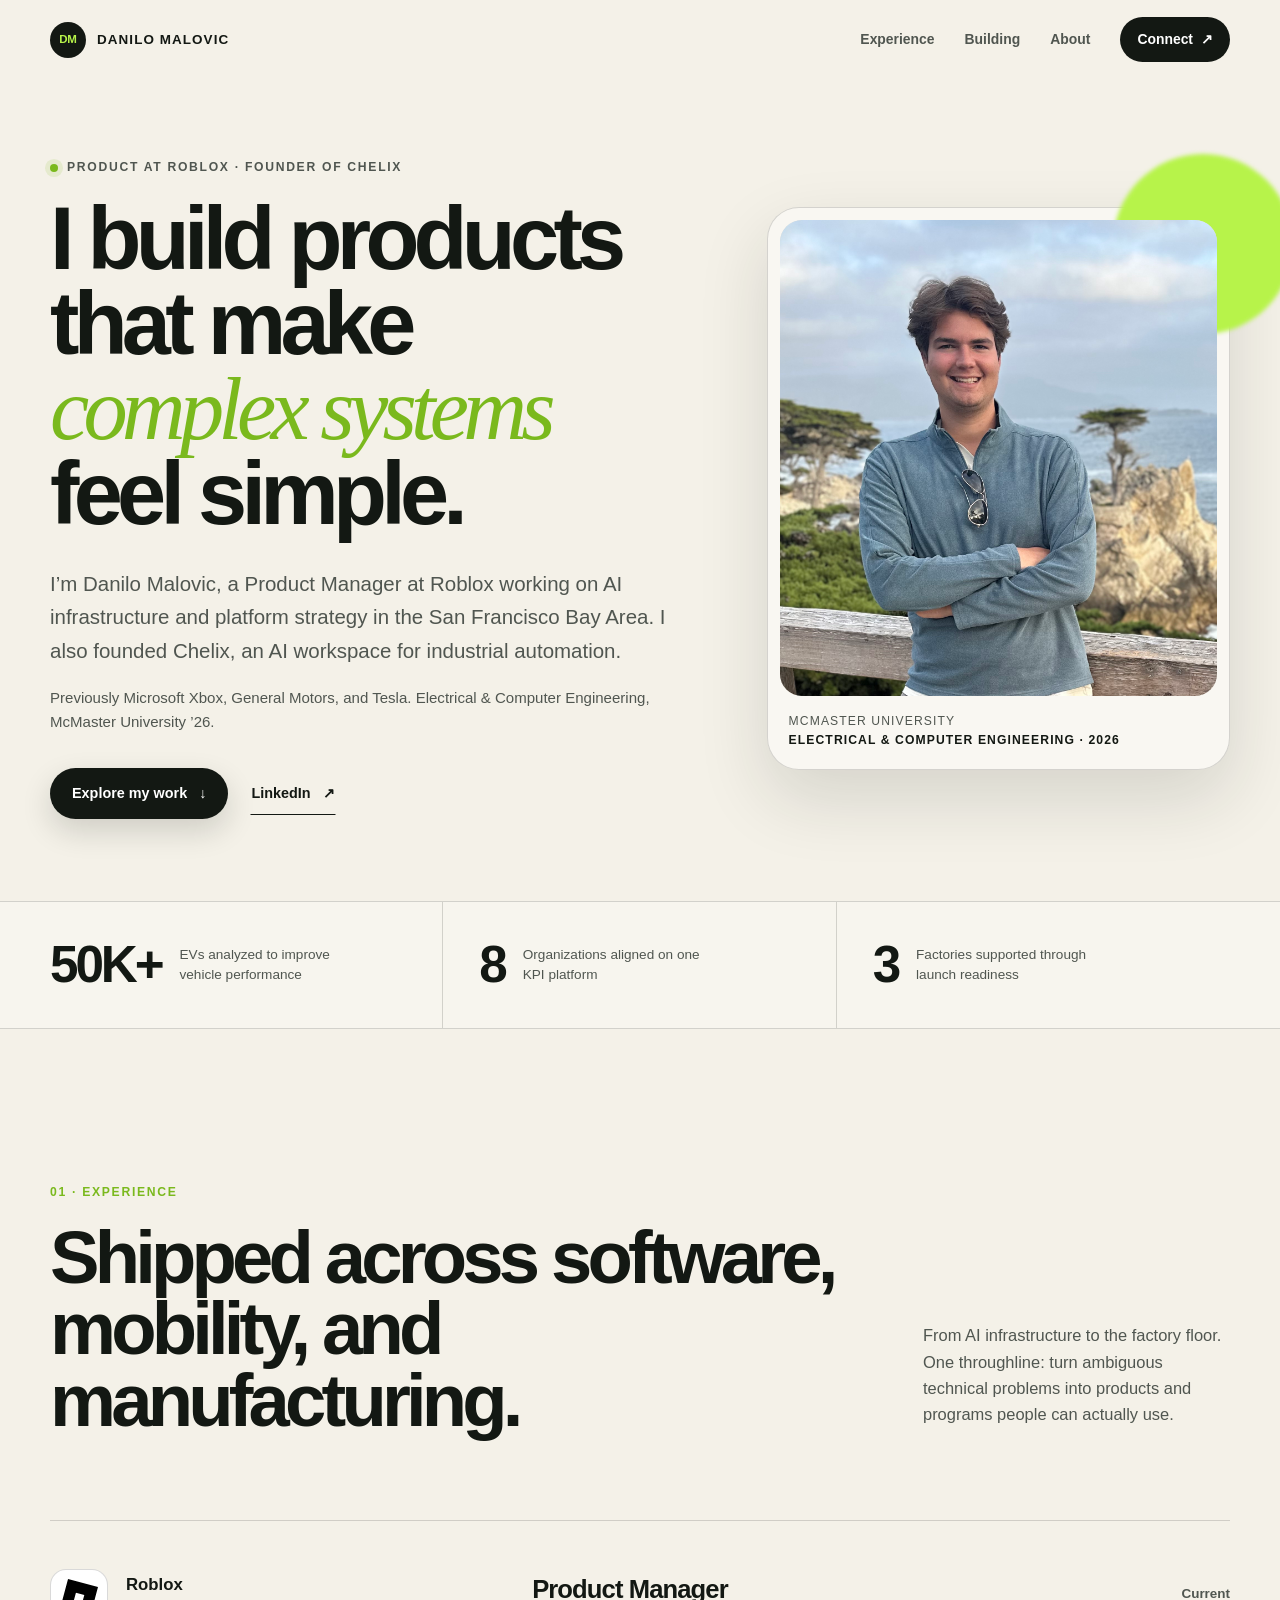
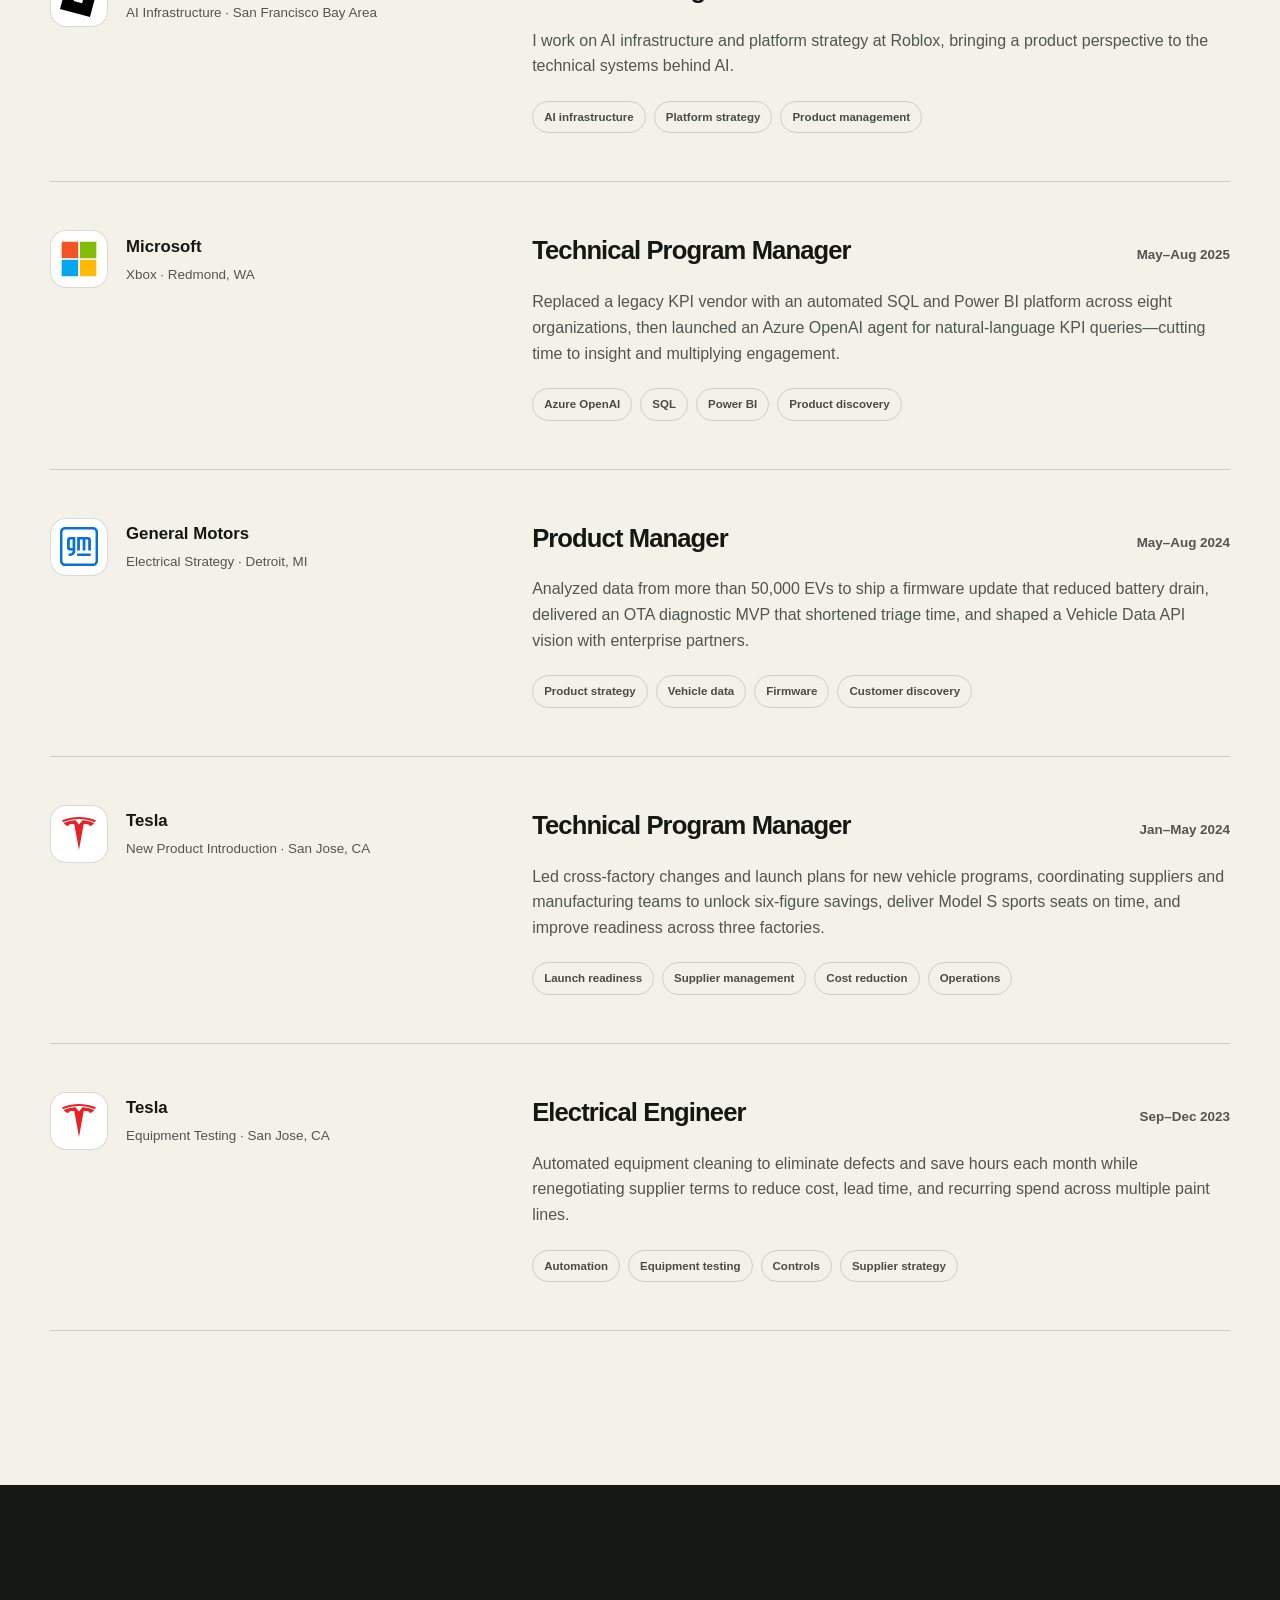
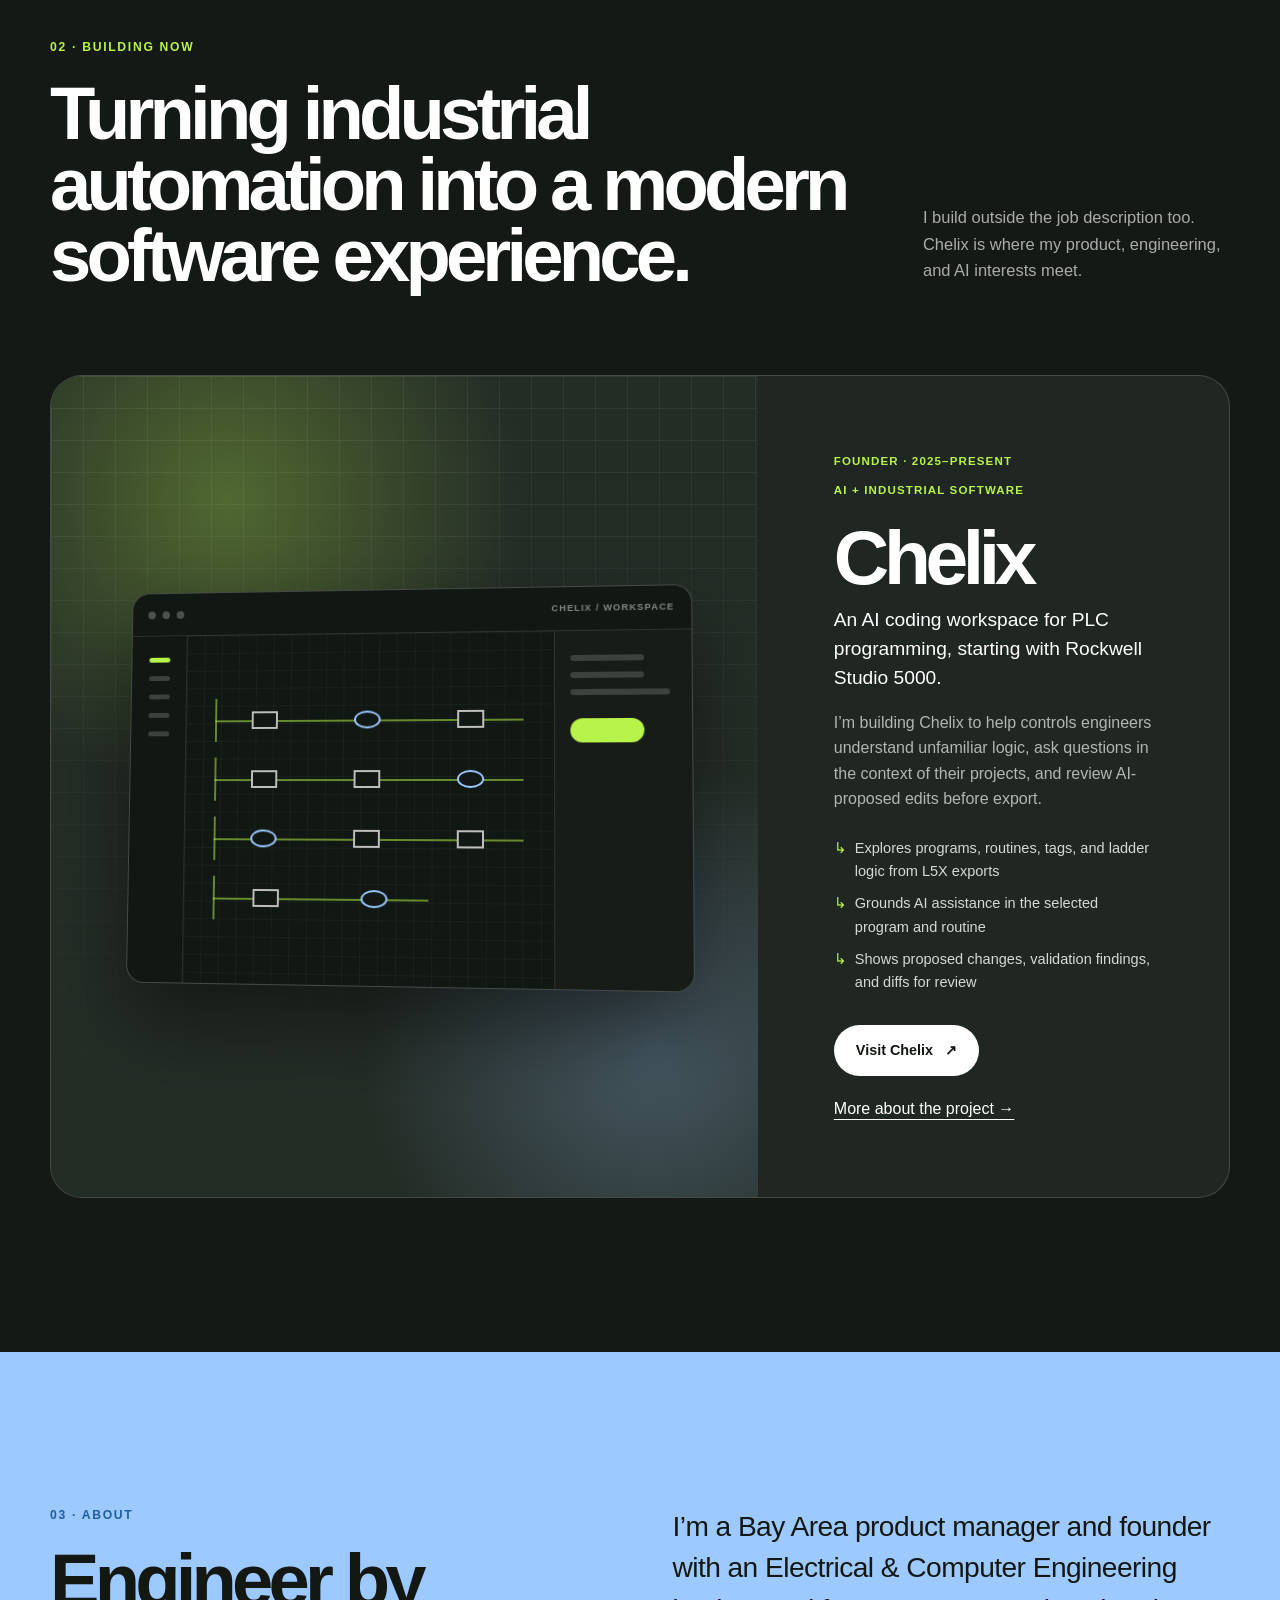
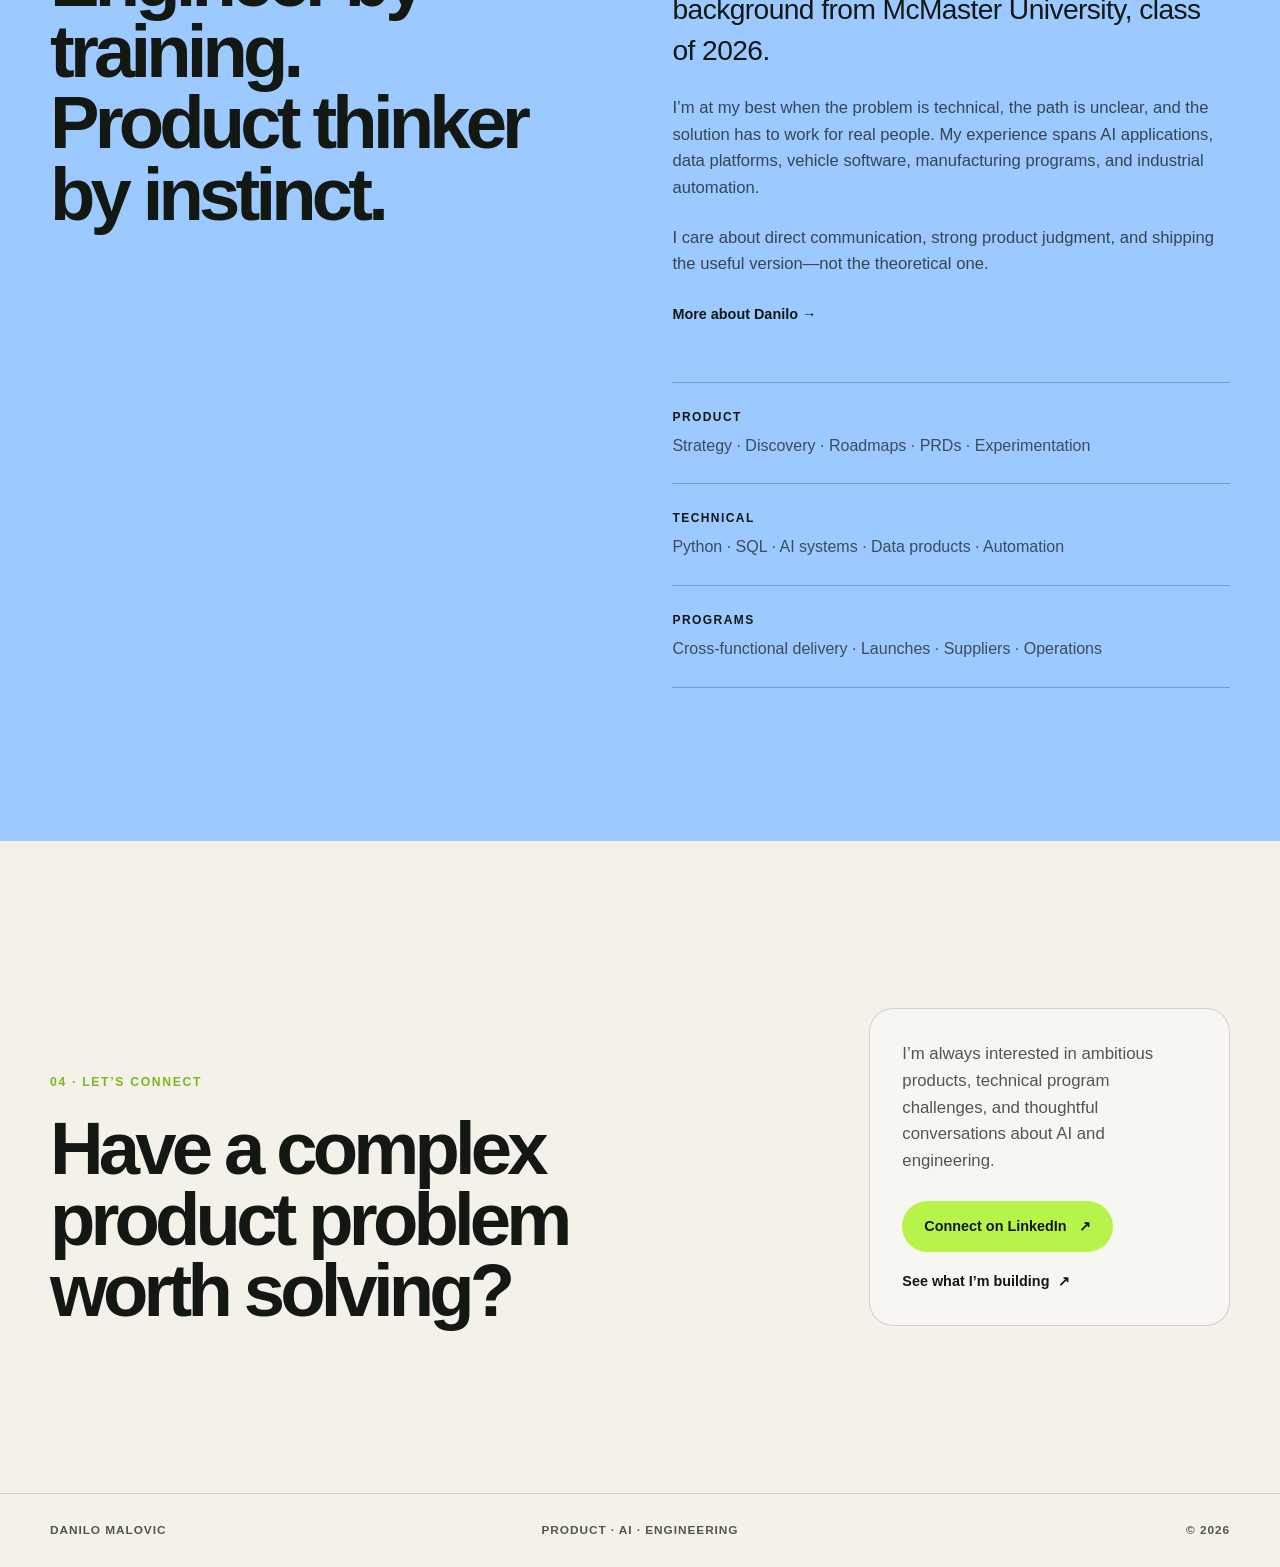
<file: index.html>
<!doctype html>
<html lang="en">
<head>
  <meta charset="utf-8">
  <meta name="viewport" content="width=device-width, initial-scale=1">
  <meta name="description" content="Danilo Malovic is a Product Manager at Roblox focused on AI infrastructure and platform strategy, and the founder of Chelix, an AI workspace for PLC engineering.">
  <meta name="theme-color" content="#f4f1e8">
  <meta property="og:title" content="Danilo Malovic — Roblox Product Manager &amp; Chelix Founder">
  <meta property="og:description" content="Danilo Malovic is a Product Manager at Roblox focused on AI infrastructure and platform strategy, and the founder of Chelix, an AI workspace for PLC engineering.">
  <meta property="og:type" content="website">
  <meta property="og:url" content="https://malovic.ca/">
  <meta property="og:image" content="https://malovic.ca/profile.jpg">
  <title>Danilo Malovic — Roblox Product Manager &amp; Chelix Founder</title>
  <link rel="icon" href="data:image/svg+xml,<svg xmlns=%22http://www.w3.org/2000/svg%22 viewBox=%220 0 64 64%22><rect width=%2264%22 height=%2264%22 rx=%2214%22 fill=%22%23131813%22/><path d=%22M17 16h14c12 0 19 6 19 16s-7 16-19 16H17V16Zm13 24c7 0 11-2 11-8s-4-8-11-8h-4v16h4Z%22 fill=%22%23b7f34a%22/></svg>">
  <link rel="stylesheet" href="style.css">
  <link rel="canonical" href="https://malovic.ca/">
  <meta name="twitter:card" content="summary_large_image">
  <meta property="og:image:alt" content="Danilo Malovic at Pebble Beach, California">
  <script type="application/ld+json">{"@context": "https://schema.org", "@graph": [{"@type": "Person", "@id": "https://malovic.ca/#danilo", "name": "Danilo Malovic", "url": "https://malovic.ca/", "image": "https://malovic.ca/profile.jpg", "jobTitle": "Product Manager", "description": "Danilo Malovic is a Product Manager at Roblox focused on AI infrastructure and platform strategy, and the founder of Chelix, an AI workspace for PLC engineering.", "worksFor": {"@type": "Organization", "name": "Roblox", "url": "https://www.roblox.com/"}, "alumniOf": {"@type": "CollegeOrUniversity", "name": "McMaster University"}, "sameAs": ["https://www.linkedin.com/in/danmalovic/", "https://github.com/danilomalovic"], "knowsAbout": ["AI infrastructure", "Product management", "Platform strategy", "Technical program management", "Electrical and computer engineering", "Industrial automation"]}, {"@type": "WebPage", "@id": "https://malovic.ca/#webpage", "url": "https://malovic.ca/", "name": "Danilo Malovic — Roblox Product Manager & Chelix Founder", "about": {"@id": "https://malovic.ca/#danilo"}}]}</script>
</head>
<body>
  <a class="skip-link" href="#main">Skip to content</a>

  <header class="site-header" data-header>
    <div class="nav-shell">
      <a class="brand" href="#home" aria-label="Danilo Malovic, back to top">
        <span class="brand-mark" aria-hidden="true">DM</span>
        <span>Danilo Malovic</span>
      </a>

      <button class="menu-toggle" type="button" aria-expanded="false" aria-controls="site-nav" data-menu-toggle>
        <span class="menu-toggle-label">Menu</span>
        <span class="menu-toggle-icon" aria-hidden="true"></span>
      </button>

      <nav class="site-nav" id="site-nav" aria-label="Primary navigation" data-menu>
        <a href="#work">Experience</a>
        <a href="#build">Building</a>
        <a href="/about/">About</a>
        <a class="nav-cta" href="#contact">Connect <span aria-hidden="true">↗</span></a>
      </nav>
    </div>
  </header>

  <main id="main">
    <section class="hero" id="home" aria-labelledby="hero-title">
      <div class="hero-grid shell">
        <div class="hero-copy" data-reveal>
          <p class="eyebrow"><span class="status-dot" aria-hidden="true"></span> Product at Roblox · Founder of Chelix</p>
          <h1 id="hero-title">I build products that make <em>complex systems</em> feel simple.</h1>
          <p class="hero-intro">I’m Danilo Malovic, a Product Manager at Roblox working on AI infrastructure and platform strategy in the San Francisco Bay Area. I also founded Chelix, an AI workspace for industrial automation.</p>
          <p class="hero-background">Previously Microsoft Xbox, General Motors, and Tesla. Electrical &amp; Computer Engineering, McMaster University ’26.</p>
          <div class="hero-actions">
            <a class="button button-dark" href="#work">Explore my work <span aria-hidden="true">↓</span></a>
            <a class="button button-text" href="https://www.linkedin.com/in/danmalovic/" target="_blank" rel="noopener noreferrer">LinkedIn <span aria-hidden="true">↗</span></a>
          </div>
        </div>

        <figure class="portrait-card" data-reveal>
          <div class="portrait-frame">
            <img src="profile.jpg" alt="Danilo Malovic at Pebble Beach, California" width="1969" height="1750">
          </div>
          <figcaption>
            <span>McMaster University</span>
            <strong>Electrical &amp; Computer Engineering · 2026</strong>
          </figcaption>
        </figure>
      </div>

      <div class="proof-strip" aria-label="Selected impact">
        <div class="proof-grid shell">
          <div class="proof-item" data-reveal>
            <strong>50K+</strong>
            <span>EVs analyzed to improve vehicle performance</span>
          </div>
          <div class="proof-item" data-reveal>
            <strong>8</strong>
            <span>Organizations aligned on one KPI platform</span>
          </div>
          <div class="proof-item" data-reveal>
            <strong>3</strong>
            <span>Factories supported through launch readiness</span>
          </div>
        </div>
      </div>
    </section>

    <section class="section section-work" id="work" aria-labelledby="work-title">
      <div class="shell">
        <div class="section-heading" data-reveal>
          <div>
            <p class="kicker">01 · Experience</p>
            <h2 id="work-title">Shipped across software, mobility, and manufacturing.</h2>
          </div>
          <p>From AI infrastructure to the factory floor. One throughline: turn ambiguous technical problems into products and programs people can actually use.</p>
        </div>

        <div class="experience-list">
          <article class="experience-row" data-reveal>
            <div class="company-lockup">
              <div class="logo-tile"><img src="roblox.svg" alt="" aria-hidden="true" width="40" height="40"></div>
              <div><h3>Roblox</h3><p>AI Infrastructure · San Francisco Bay Area</p></div>
            </div>
            <div class="role-copy">
              <div class="role-line"><h4>Product Manager</h4><span class="current-role">Current</span></div>
              <p>I work on AI infrastructure and platform strategy at Roblox, bringing a product perspective to the technical systems behind AI.</p>
              <ul class="tag-list" aria-label="Roblox focus areas"><li>AI infrastructure</li><li>Platform strategy</li><li>Product management</li></ul>
            </div>
          </article>

          <article class="experience-row" data-reveal>
            <div class="company-lockup">
              <div class="logo-tile"><img src="microsoft.svg" alt="" aria-hidden="true"></div>
              <div>
                <h3>Microsoft</h3>
                <p>Xbox · Redmond, WA</p>
              </div>
            </div>
            <div class="role-copy">
              <div class="role-line">
                <h4>Technical Program Manager</h4>
                <time datetime="2025-05">May–Aug 2025</time>
              </div>
              <p>Replaced a legacy KPI vendor with an automated SQL and Power BI platform across eight organizations, then launched an Azure OpenAI agent for natural-language KPI queries—cutting time to insight and multiplying engagement.</p>
              <ul class="tag-list" aria-label="Microsoft focus areas">
                <li>Azure OpenAI</li><li>SQL</li><li>Power BI</li><li>Product discovery</li>
              </ul>
            </div>
          </article>

          <article class="experience-row" data-reveal>
            <div class="company-lockup">
              <div class="logo-tile"><img src="gm.svg" alt="" aria-hidden="true"></div>
              <div>
                <h3>General Motors</h3>
                <p>Electrical Strategy · Detroit, MI</p>
              </div>
            </div>
            <div class="role-copy">
              <div class="role-line">
                <h4>Product Manager</h4>
                <time datetime="2024-05">May–Aug 2024</time>
              </div>
              <p>Analyzed data from more than 50,000 EVs to ship a firmware update that reduced battery drain, delivered an OTA diagnostic MVP that shortened triage time, and shaped a Vehicle Data API vision with enterprise partners.</p>
              <ul class="tag-list" aria-label="General Motors focus areas">
                <li>Product strategy</li><li>Vehicle data</li><li>Firmware</li><li>Customer discovery</li>
              </ul>
            </div>
          </article>

          <article class="experience-row" data-reveal>
            <div class="company-lockup">
              <div class="logo-tile"><img class="tesla-mark" src="tesla.svg" alt="" aria-hidden="true"></div>
              <div>
                <h3>Tesla</h3>
                <p>New Product Introduction · San Jose, CA</p>
              </div>
            </div>
            <div class="role-copy">
              <div class="role-line">
                <h4>Technical Program Manager</h4>
                <time datetime="2024-01">Jan–May 2024</time>
              </div>
              <p>Led cross-factory changes and launch plans for new vehicle programs, coordinating suppliers and manufacturing teams to unlock six-figure savings, deliver Model S sports seats on time, and improve readiness across three factories.</p>
              <ul class="tag-list" aria-label="Tesla program focus areas">
                <li>Launch readiness</li><li>Supplier management</li><li>Cost reduction</li><li>Operations</li>
              </ul>
            </div>
          </article>

          <article class="experience-row" data-reveal>
            <div class="company-lockup">
              <div class="logo-tile"><img class="tesla-mark" src="tesla.svg" alt="" aria-hidden="true"></div>
              <div>
                <h3>Tesla</h3>
                <p>Equipment Testing · San Jose, CA</p>
              </div>
            </div>
            <div class="role-copy">
              <div class="role-line">
                <h4>Electrical Engineer</h4>
                <time datetime="2023-09">Sep–Dec 2023</time>
              </div>
              <p>Automated equipment cleaning to eliminate defects and save hours each month while renegotiating supplier terms to reduce cost, lead time, and recurring spend across multiple paint lines.</p>
              <ul class="tag-list" aria-label="Tesla engineering focus areas">
                <li>Automation</li><li>Equipment testing</li><li>Controls</li><li>Supplier strategy</li>
              </ul>
            </div>
          </article>
        </div>
      </div>
    </section>

    <section class="section section-build" id="build" aria-labelledby="build-title">
      <div class="shell">
        <div class="section-heading build-heading" data-reveal>
          <div>
            <p class="kicker">02 · Building now</p>
            <h2 id="build-title">Turning industrial automation into a modern software experience.</h2>
          </div>
          <p>I build outside the job description too. Chelix is where my product, engineering, and AI interests meet.</p>
        </div>

        <article class="project-feature" data-reveal>
          <div class="project-visual" aria-hidden="true">
            <div class="workspace-window">
              <div class="window-bar"><span></span><span></span><span></span><strong>CHELIX / WORKSPACE</strong></div>
              <div class="workspace-grid">
                <div class="workspace-sidebar">
                  <span class="active"></span><span></span><span></span><span></span><span></span>
                </div>
                <div class="ladder-canvas">
                  <div class="ladder-line"><i></i><b></b><i></i></div>
                  <div class="ladder-line"><i></i><i></i><b></b></div>
                  <div class="ladder-line"><b></b><i></i><i></i></div>
                  <div class="ladder-line short"><i></i><b></b></div>
                </div>
                <div class="assistant-panel">
                  <span></span><span></span><span class="wide"></span><div class="assistant-action"></div>
                </div>
              </div>
            </div>
          </div>

          <div class="project-copy">
            <div class="project-label"><span>Founder · 2025–Present</span><span>AI + Industrial software</span></div>
            <h3>Chelix</h3>
            <p class="project-lede">An AI coding workspace for PLC programming, starting with Rockwell Studio 5000.</p>
            <p>I’m building Chelix to help controls engineers understand unfamiliar logic, ask questions in the context of their projects, and review AI-proposed edits before export.</p>
            <ul class="project-points">
              <li>Explores programs, routines, tags, and ladder logic from L5X exports</li>
              <li>Grounds AI assistance in the selected program and routine</li>
              <li>Shows proposed changes, validation findings, and diffs for review</li>
            </ul>
            <a class="button button-light" href="https://chelix.ai" target="_blank" rel="noopener noreferrer">Visit Chelix <span aria-hidden="true">↗</span></a>
            <a class="project-detail-link" href="/projects/chelix/">More about the project →</a>
          </div>
        </article>
      </div>
    </section>

    <section class="section section-about" id="about" aria-labelledby="about-title">
      <div class="shell about-grid">
        <div class="about-statement" data-reveal>
          <p class="kicker">03 · About</p>
          <h2 id="about-title">Engineer by training. Product thinker by instinct.</h2>
        </div>

        <div class="about-copy" data-reveal>
          <p class="about-lede">I’m a Bay Area product manager and founder with an Electrical &amp; Computer Engineering background from McMaster University, class of 2026.</p>
          <p>I’m at my best when the problem is technical, the path is unclear, and the solution has to work for real people. My experience spans AI applications, data platforms, vehicle software, manufacturing programs, and industrial automation.</p>
          <p>I care about direct communication, strong product judgment, and shipping the useful version—not the theoretical one.</p>

          <p><a class="text-link" href="/about/">More about Danilo →</a></p>
          <div class="capability-groups">
            <div>
              <h3>Product</h3>
              <p>Strategy · Discovery · Roadmaps · PRDs · Experimentation</p>
            </div>
            <div>
              <h3>Technical</h3>
              <p>Python · SQL · AI systems · Data products · Automation</p>
            </div>
            <div>
              <h3>Programs</h3>
              <p>Cross-functional delivery · Launches · Suppliers · Operations</p>
            </div>
          </div>
        </div>
      </div>
    </section>

    <section class="contact-section" id="contact" aria-labelledby="contact-title">
      <div class="shell contact-grid">
        <div data-reveal>
          <p class="kicker">04 · Let’s connect</p>
          <h2 id="contact-title">Have a complex product problem worth solving?</h2>
        </div>
        <div class="contact-card" data-reveal>
          <p>I’m always interested in ambitious products, technical program challenges, and thoughtful conversations about AI and engineering.</p>
          <div class="contact-links">
            <a class="button button-accent" href="https://www.linkedin.com/in/danmalovic/" target="_blank" rel="noopener noreferrer">Connect on LinkedIn <span aria-hidden="true">↗</span></a>
            <a class="text-link" href="https://chelix.ai" target="_blank" rel="noopener noreferrer">See what I’m building <span aria-hidden="true">↗</span></a>
          </div>
        </div>
      </div>
    </section>
  </main>

  <footer class="site-footer">
    <div class="shell footer-grid">
      <p>Danilo Malovic</p>
      <p>Product · AI · Engineering</p>
      <p>© <span data-year>2026</span></p>
    </div>
  </footer>

  <script src="script.js"></script>
</body>
</html>
</file>
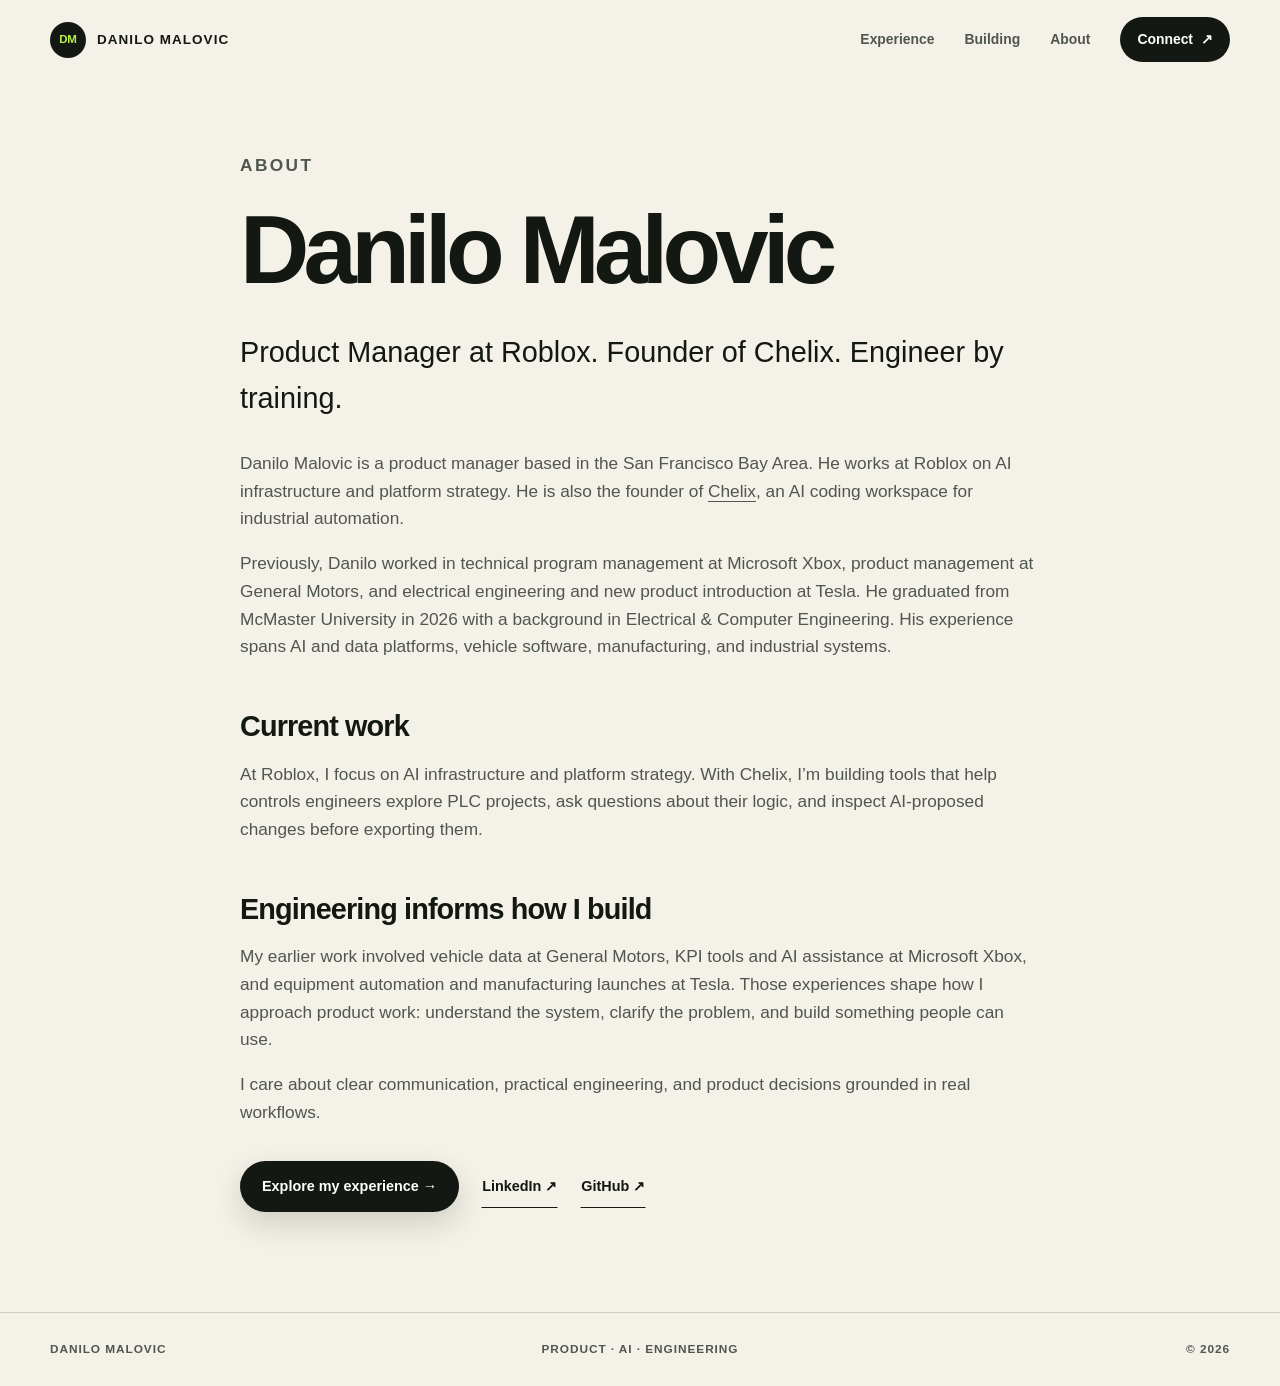
<file: about/index.html>
<!doctype html>
<html lang="en">
<head>
  <meta charset="utf-8">
  <meta name="viewport" content="width=device-width, initial-scale=1">
  <meta name="description" content="Danilo Malovic is a Product Manager at Roblox focused on AI infrastructure and platform strategy, and the founder of Chelix, an AI workspace for PLC engineering.">
  <meta name="theme-color" content="#f4f1e8">
  <meta property="og:title" content="About Danilo Malovic | Product, AI &amp; Engineering">
  <meta property="og:description" content="Danilo Malovic is a Product Manager at Roblox focused on AI infrastructure and platform strategy, and the founder of Chelix, an AI workspace for PLC engineering.">
  <meta property="og:type" content="website">
  <meta property="og:url" content="https://malovic.ca/about/">
  <meta property="og:image" content="https://malovic.ca/profile.jpg">
  <title>About Danilo Malovic | Product, AI &amp; Engineering</title>
  <link rel="icon" href="data:image/svg+xml,<svg xmlns=%22http://www.w3.org/2000/svg%22 viewBox=%220 0 64 64%22><rect width=%2264%22 height=%2264%22 rx=%2214%22 fill=%22%23131813%22/><path d=%22M17 16h14c12 0 19 6 19 16s-7 16-19 16H17V16Zm13 24c7 0 11-2 11-8s-4-8-11-8h-4v16h4Z%22 fill=%22%23b7f34a%22/></svg>">
  <link rel="stylesheet" href="/style.css">
  <link rel="canonical" href="https://malovic.ca/about/">
  <meta name="twitter:card" content="summary_large_image">
  <meta property="og:image:alt" content="Danilo Malovic at Pebble Beach, California">
  <script type="application/ld+json">{"@context": "https://schema.org", "@graph": [{"@type": "Person", "@id": "https://malovic.ca/#danilo", "name": "Danilo Malovic", "url": "https://malovic.ca/", "image": "https://malovic.ca/profile.jpg", "jobTitle": "Product Manager", "description": "Danilo Malovic is a Product Manager at Roblox focused on AI infrastructure and platform strategy, and the founder of Chelix, an AI workspace for PLC engineering.", "worksFor": {"@type": "Organization", "name": "Roblox", "url": "https://www.roblox.com/"}, "alumniOf": {"@type": "CollegeOrUniversity", "name": "McMaster University"}, "sameAs": ["https://www.linkedin.com/in/danmalovic/", "https://github.com/danilomalovic"], "knowsAbout": ["AI infrastructure", "Product management", "Platform strategy", "Technical program management", "Electrical and computer engineering", "Industrial automation"]}, {"@type": "ProfilePage", "@id": "https://malovic.ca/about/#webpage", "url": "https://malovic.ca/about/", "name": "About Danilo Malovic | Product, AI &amp; Engineering", "about": {"@id": "https://malovic.ca/#danilo"}}]}</script>
</head>
<body>
  <a class="skip-link" href="#main">Skip to content</a>

  <header class="site-header" data-header>
    <div class="nav-shell">
      <a class="brand" href="/" aria-label="Danilo Malovic, back to top">
        <span class="brand-mark" aria-hidden="true">DM</span>
        <span>Danilo Malovic</span>
      </a>

      <button class="menu-toggle" type="button" aria-expanded="false" aria-controls="site-nav" data-menu-toggle>
        <span class="menu-toggle-label">Menu</span>
        <span class="menu-toggle-icon" aria-hidden="true"></span>
      </button>

      <nav class="site-nav" id="site-nav" aria-label="Primary navigation" data-menu>
        <a href="/#work">Experience</a>
        <a href="/#build">Building</a>
        <a href="/about/">About</a>
        <a class="nav-cta" href="/#contact">Connect <span aria-hidden="true">↗</span></a>
      </nav>
    </div>
  </header>

  <main id="main" class="detail-main"><article class="shell detail-article">
<p class="kicker">About</p><h1>Danilo Malovic</h1>
<p class="detail-lede">Product Manager at Roblox. Founder of Chelix. Engineer by training.</p>
<p>Danilo Malovic is a product manager based in the San Francisco Bay Area. He works at Roblox on AI infrastructure and platform strategy. He is also the founder of <a href="/projects/chelix/">Chelix</a>, an AI coding workspace for industrial automation.</p>
<p>Previously, Danilo worked in technical program management at Microsoft Xbox, product management at General Motors, and electrical engineering and new product introduction at Tesla. He graduated from McMaster University in 2026 with a background in Electrical &amp; Computer Engineering. His experience spans AI and data platforms, vehicle software, manufacturing, and industrial systems.</p>
<h2>Current work</h2><p>At Roblox, I focus on AI infrastructure and platform strategy. With Chelix, I’m building tools that help controls engineers explore PLC projects, ask questions about their logic, and inspect AI-proposed changes before exporting them.</p>
<h2>Engineering informs how I build</h2><p>My earlier work involved vehicle data at General Motors, KPI tools and AI assistance at Microsoft Xbox, and equipment automation and manufacturing launches at Tesla. Those experiences shape how I approach product work: understand the system, clarify the problem, and build something people can use.</p>
<p>I care about clear communication, practical engineering, and product decisions grounded in real workflows.</p>
<div class="hero-actions"><a class="button button-dark" href="/#work">Explore my experience →</a><a class="button button-text" href="https://www.linkedin.com/in/danmalovic/">LinkedIn ↗</a><a class="button button-text" href="https://github.com/danilomalovic">GitHub ↗</a></div>
</article></main>
  <footer class="site-footer">
    <div class="shell footer-grid">
      <p>Danilo Malovic</p>
      <p>Product · AI · Engineering</p>
      <p>© <span data-year>2026</span></p>
    </div>
  </footer>

  <script src="/script.js"></script>
</body>
</html>
</file>
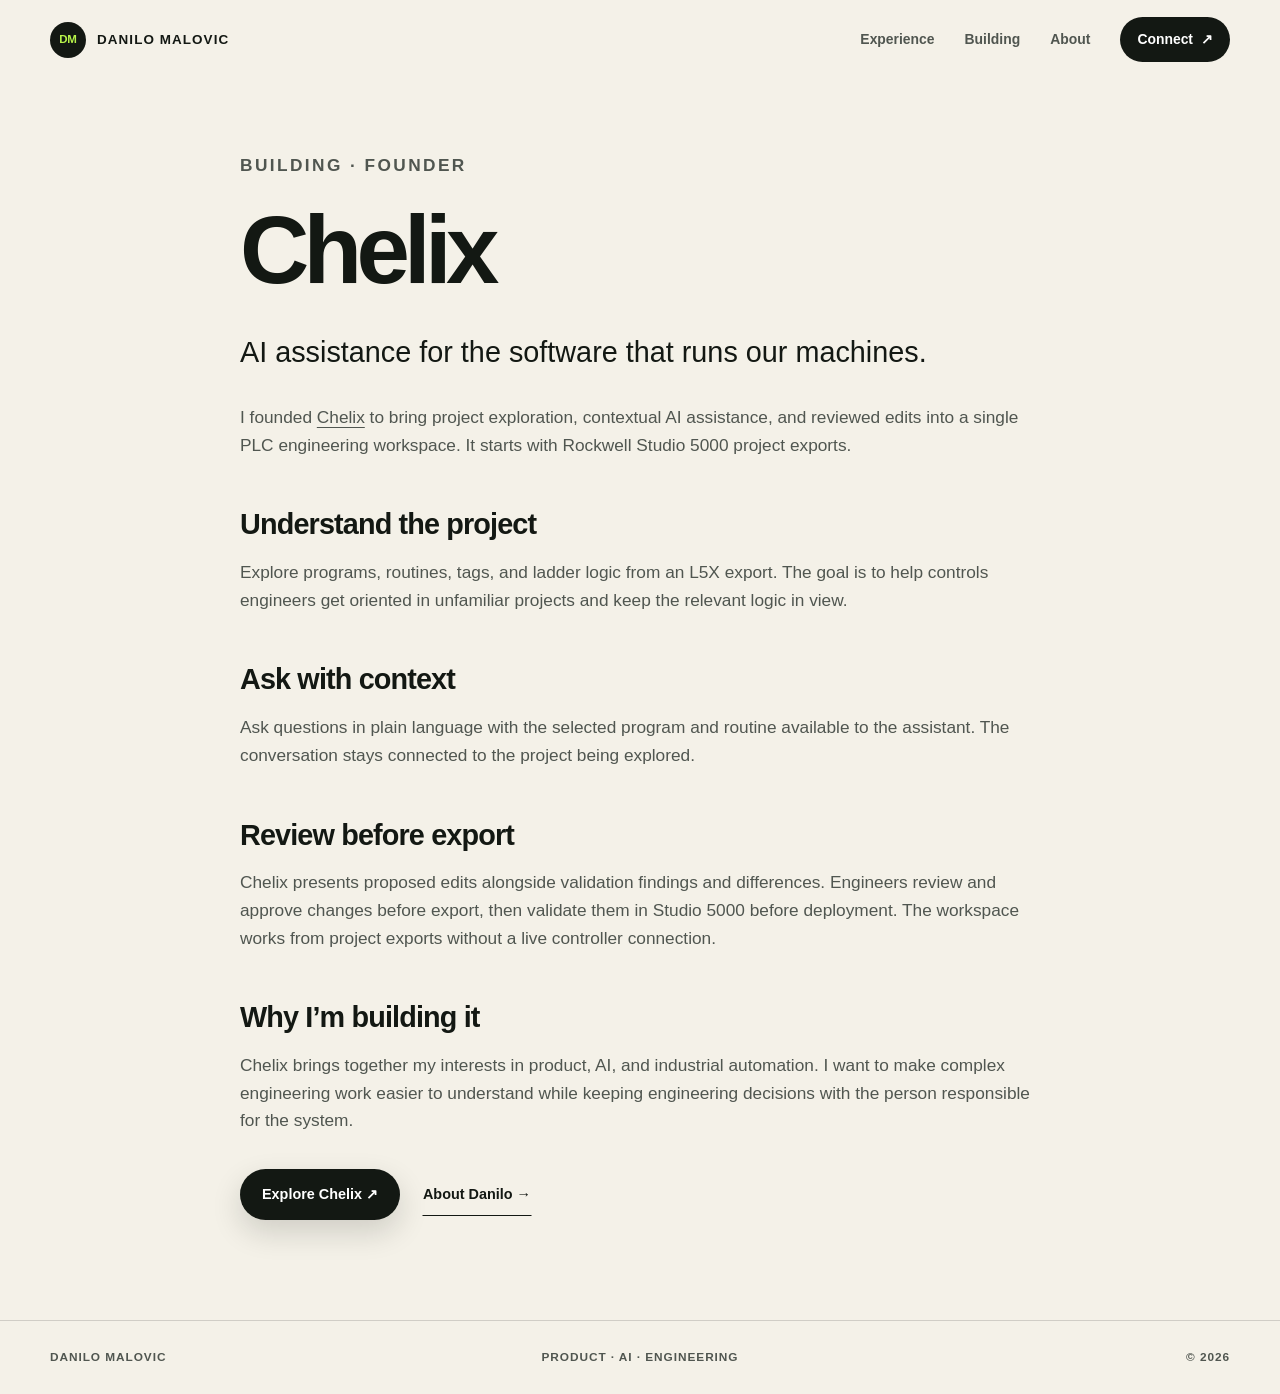
<file: projects/chelix/index.html>
<!doctype html>
<html lang="en">
<head>
  <meta charset="utf-8">
  <meta name="viewport" content="width=device-width, initial-scale=1">
  <meta name="description" content="Chelix is an AI coding workspace for PLC programming founded by Danilo Malovic, helping controls engineers explore logic and review proposed edits.">
  <meta name="theme-color" content="#f4f1e8">
  <meta property="og:title" content="Chelix — AI for PLC Engineering | Danilo Malovic">
  <meta property="og:description" content="Chelix is an AI coding workspace for PLC programming founded by Danilo Malovic, helping controls engineers explore logic and review proposed edits.">
  <meta property="og:type" content="website">
  <meta property="og:url" content="https://malovic.ca/projects/chelix/">
  <meta property="og:image" content="https://malovic.ca/profile.jpg">
  <title>Chelix — AI for PLC Engineering | Danilo Malovic</title>
  <link rel="icon" href="data:image/svg+xml,<svg xmlns=%22http://www.w3.org/2000/svg%22 viewBox=%220 0 64 64%22><rect width=%2264%22 height=%2264%22 rx=%2214%22 fill=%22%23131813%22/><path d=%22M17 16h14c12 0 19 6 19 16s-7 16-19 16H17V16Zm13 24c7 0 11-2 11-8s-4-8-11-8h-4v16h4Z%22 fill=%22%23b7f34a%22/></svg>">
  <link rel="stylesheet" href="/style.css">
  <link rel="canonical" href="https://malovic.ca/projects/chelix/">
  <meta name="twitter:card" content="summary_large_image">
  <meta property="og:image:alt" content="Danilo Malovic at Pebble Beach, California">
  <script type="application/ld+json">{"@context": "https://schema.org", "@graph": [{"@type": "Person", "@id": "https://malovic.ca/#danilo", "name": "Danilo Malovic", "url": "https://malovic.ca/", "image": "https://malovic.ca/profile.jpg", "jobTitle": "Product Manager", "description": "Danilo Malovic is a Product Manager at Roblox focused on AI infrastructure and platform strategy, and the founder of Chelix, an AI workspace for PLC engineering.", "worksFor": {"@type": "Organization", "name": "Roblox", "url": "https://www.roblox.com/"}, "alumniOf": {"@type": "CollegeOrUniversity", "name": "McMaster University"}, "sameAs": ["https://www.linkedin.com/in/danmalovic/", "https://github.com/danilomalovic"], "knowsAbout": ["AI infrastructure", "Product management", "Platform strategy", "Technical program management", "Electrical and computer engineering", "Industrial automation"]}, {"@type": "WebPage", "@id": "https://malovic.ca/projects/chelix/#webpage", "url": "https://malovic.ca/projects/chelix/", "name": "Chelix — AI for PLC Engineering | Danilo Malovic", "about": {"@id": "https://malovic.ca/#danilo"}}]}</script>
</head>
<body>
  <a class="skip-link" href="#main">Skip to content</a>

  <header class="site-header" data-header>
    <div class="nav-shell">
      <a class="brand" href="/" aria-label="Danilo Malovic, back to top">
        <span class="brand-mark" aria-hidden="true">DM</span>
        <span>Danilo Malovic</span>
      </a>

      <button class="menu-toggle" type="button" aria-expanded="false" aria-controls="site-nav" data-menu-toggle>
        <span class="menu-toggle-label">Menu</span>
        <span class="menu-toggle-icon" aria-hidden="true"></span>
      </button>

      <nav class="site-nav" id="site-nav" aria-label="Primary navigation" data-menu>
        <a href="/#work">Experience</a>
        <a href="/#build">Building</a>
        <a href="/about/">About</a>
        <a class="nav-cta" href="/#contact">Connect <span aria-hidden="true">↗</span></a>
      </nav>
    </div>
  </header>

  <main id="main" class="detail-main"><article class="shell detail-article">
<p class="kicker">Building · Founder</p><h1>Chelix</h1><p class="detail-lede">AI assistance for the software that runs our machines.</p>
<p>I founded <a href="https://chelix.ai">Chelix</a> to bring project exploration, contextual AI assistance, and reviewed edits into a single PLC engineering workspace. It starts with Rockwell Studio 5000 project exports.</p>
<h2>Understand the project</h2><p>Explore programs, routines, tags, and ladder logic from an L5X export. The goal is to help controls engineers get oriented in unfamiliar projects and keep the relevant logic in view.</p>
<h2>Ask with context</h2><p>Ask questions in plain language with the selected program and routine available to the assistant. The conversation stays connected to the project being explored.</p>
<h2>Review before export</h2><p>Chelix presents proposed edits alongside validation findings and differences. Engineers review and approve changes before export, then validate them in Studio 5000 before deployment. The workspace works from project exports without a live controller connection.</p>
<h2>Why I’m building it</h2><p>Chelix brings together my interests in product, AI, and industrial automation. I want to make complex engineering work easier to understand while keeping engineering decisions with the person responsible for the system.</p>
<div class="hero-actions"><a class="button button-dark" href="https://chelix.ai">Explore Chelix ↗</a><a class="button button-text" href="/about/">About Danilo →</a></div>
</article></main>
  <footer class="site-footer">
    <div class="shell footer-grid">
      <p>Danilo Malovic</p>
      <p>Product · AI · Engineering</p>
      <p>© <span data-year>2026</span></p>
    </div>
  </footer>

  <script src="/script.js"></script>
</body>
</html>
</file>
<file: style.css>
:root {
  --paper: #f4f1e8;
  --paper-deep: #e9e4d8;
  --ink: #131813;
  --ink-soft: #505650;
  --night: #141916;
  --night-soft: #202722;
  --line: rgba(19, 24, 19, 0.16);
  --line-light: rgba(255, 255, 255, 0.16);
  --accent: #b7f34a;
  --accent-deep: #7ab91d;
  --blue: #9cc9ff;
  --shell: min(1180px, calc(100vw - 40px));
  --header-height: 80px;
  --radius: 24px;
  --shadow: 0 28px 70px rgba(30, 36, 30, 0.14);
}

* {
  box-sizing: border-box;
}

html {
  scroll-behavior: smooth;
  scroll-padding-top: calc(var(--header-height) + 24px);
}

body {
  margin: 0;
  background: var(--paper);
  color: var(--ink);
  font-family: Inter, ui-sans-serif, -apple-system, BlinkMacSystemFont, "Segoe UI", sans-serif;
  font-size: 16px;
  line-height: 1.6;
  text-rendering: optimizeLegibility;
}

body.menu-open {
  overflow: hidden;
}

img {
  display: block;
  max-width: 100%;
}

a {
  color: inherit;
}

button,
input,
textarea {
  font: inherit;
}

::selection {
  background: var(--accent);
  color: var(--ink);
}

.skip-link {
  position: fixed;
  top: 12px;
  left: 12px;
  z-index: 10000;
  padding: 10px 14px;
  background: var(--ink);
  color: white;
  border-radius: 8px;
  transform: translateY(-160%);
}

.skip-link:focus {
  transform: translateY(0);
}

.shell {
  width: var(--shell);
  margin-inline: auto;
}

.site-header {
  position: fixed;
  inset: 0 0 auto;
  z-index: 1000;
  height: var(--header-height);
  border-bottom: 1px solid transparent;
  transition: background 180ms ease, border-color 180ms ease, box-shadow 180ms ease;
}

.site-header.scrolled {
  background: rgba(244, 241, 232, 0.9);
  border-color: var(--line);
  box-shadow: 0 8px 30px rgba(19, 24, 19, 0.05);
  backdrop-filter: blur(18px);
}

.nav-shell {
  width: var(--shell);
  height: 100%;
  margin-inline: auto;
  display: flex;
  align-items: center;
  justify-content: space-between;
  gap: 24px;
}

.brand {
  display: inline-flex;
  align-items: center;
  gap: 11px;
  color: var(--ink);
  text-decoration: none;
  font-size: 0.84rem;
  font-weight: 780;
  letter-spacing: 0.08em;
  text-transform: uppercase;
}

.brand-mark {
  display: grid;
  place-items: center;
  width: 36px;
  aspect-ratio: 1;
  border-radius: 50%;
  background: var(--ink);
  color: var(--accent);
  font-size: 0.72rem;
  letter-spacing: -0.02em;
}

.site-nav {
  display: flex;
  align-items: center;
  gap: 30px;
}

.site-nav a {
  position: relative;
  color: var(--ink-soft);
  text-decoration: none;
  font-size: 0.87rem;
  font-weight: 700;
}

.site-nav a:not(.nav-cta)::after {
  content: "";
  position: absolute;
  inset: auto 0 -7px;
  height: 2px;
  background: var(--ink);
  transform: scaleX(0);
  transform-origin: left;
  transition: transform 180ms ease;
}

.site-nav a:hover::after,
.site-nav a:focus-visible::after,
.site-nav a.active::after {
  transform: scaleX(1);
}

.nav-cta {
  display: inline-flex;
  align-items: center;
  gap: 8px;
  padding: 11px 17px;
  border-radius: 999px;
  background: var(--ink);
  color: white !important;
}

.nav-cta:hover span {
  transform: translate(2px, -2px);
}

.nav-cta span,
.button span,
.text-link span {
  transition: transform 180ms ease;
}

.menu-toggle {
  display: none;
  align-items: center;
  gap: 10px;
  border: 0;
  padding: 8px 0;
  background: transparent;
  color: var(--ink);
  font-weight: 750;
  cursor: pointer;
}

.menu-toggle-icon {
  position: relative;
  width: 22px;
  height: 14px;
  border-top: 2px solid currentColor;
  border-bottom: 2px solid currentColor;
}

.menu-toggle-icon::after {
  content: "";
  position: absolute;
  top: 4px;
  left: 6px;
  width: 16px;
  border-top: 2px solid currentColor;
}

.hero {
  overflow: hidden;
  padding-top: calc(var(--header-height) + 78px);
}

.hero-grid {
  min-height: 670px;
  display: grid;
  grid-template-columns: minmax(0, 1.15fr) minmax(380px, 0.85fr);
  align-items: center;
  gap: clamp(48px, 7vw, 100px);
  padding-bottom: 82px;
}

.eyebrow,
.kicker {
  margin: 0 0 20px;
  font-size: 0.76rem;
  font-weight: 800;
  letter-spacing: 0.14em;
  text-transform: uppercase;
}

.eyebrow {
  display: flex;
  align-items: center;
  gap: 9px;
  color: var(--ink-soft);
}

.status-dot {
  width: 8px;
  height: 8px;
  border-radius: 50%;
  background: var(--accent-deep);
  box-shadow: 0 0 0 5px rgba(122, 185, 29, 0.13);
}

.hero h1,
.section-heading h2,
.about-statement h2,
.contact-section h2 {
  margin: 0;
  font-size: clamp(3.2rem, 6.9vw, 6.45rem);
  line-height: 0.96;
  letter-spacing: -0.065em;
  font-weight: 720;
}

.hero h1 em {
  font-family: Georgia, "Times New Roman", serif;
  font-weight: 400;
  color: var(--accent-deep);
}

.hero-intro {
  max-width: 650px;
  margin: 30px 0 0;
  color: var(--ink-soft);
  font-size: clamp(1.05rem, 1.6vw, 1.32rem);
  line-height: 1.65;
}

.hero-actions,
.contact-links {
  display: flex;
  align-items: center;
  flex-wrap: wrap;
  gap: 22px;
  margin-top: 34px;
}

.button {
  display: inline-flex;
  align-items: center;
  justify-content: center;
  gap: 12px;
  min-height: 51px;
  padding: 13px 21px;
  border: 1px solid transparent;
  border-radius: 999px;
  text-decoration: none;
  font-size: 0.9rem;
  font-weight: 760;
  transition: transform 180ms ease, background 180ms ease, color 180ms ease, box-shadow 180ms ease;
}

.button:hover,
.button:focus-visible {
  transform: translateY(-2px);
}

.button:hover span,
.button:focus-visible span,
.text-link:hover span,
.text-link:focus-visible span {
  transform: translate(2px, -2px);
}

.button-dark {
  background: var(--ink);
  color: white;
  box-shadow: 0 12px 30px rgba(19, 24, 19, 0.16);
}

.button-dark:hover,
.button-dark:focus-visible {
  background: #2b322c;
  box-shadow: 0 16px 34px rgba(19, 24, 19, 0.22);
}

.button-text {
  min-height: auto;
  padding: 9px 0;
  border-radius: 0;
  border-bottom-color: var(--ink);
}

.portrait-card {
  position: relative;
  margin: 0;
  padding: 12px;
  border: 1px solid var(--line);
  border-radius: 32px;
  background: rgba(255, 255, 255, 0.42);
  box-shadow: var(--shadow);
  transform: rotate(1.5deg);
}

.portrait-card::before {
  content: "";
  position: absolute;
  z-index: -1;
  width: 180px;
  aspect-ratio: 1;
  right: -64px;
  top: -54px;
  border-radius: 50%;
  background: var(--accent);
  filter: blur(2px);
}

.portrait-frame {
  overflow: hidden;
  aspect-ratio: 0.92;
  border-radius: 22px;
  background: var(--paper-deep);
}

.portrait-frame img {
  width: 100%;
  height: 100%;
  object-fit: cover;
  object-position: 52% center;
  transform: scale(1.02);
}

.portrait-card figcaption {
  display: grid;
  gap: 2px;
  padding: 17px 9px 7px;
  font-size: 0.76rem;
  line-height: 1.45;
  text-transform: uppercase;
  letter-spacing: 0.09em;
}

.portrait-card figcaption span {
  color: var(--ink-soft);
}

.portrait-card figcaption strong {
  font-weight: 780;
}

.proof-strip {
  border-top: 1px solid var(--line);
  border-bottom: 1px solid var(--line);
  background: rgba(255, 255, 255, 0.25);
}

.proof-grid {
  display: grid;
  grid-template-columns: repeat(3, 1fr);
}

.proof-item {
  display: grid;
  grid-template-columns: auto 1fr;
  align-items: center;
  gap: 18px;
  min-height: 126px;
  padding: 22px clamp(18px, 3vw, 36px);
  border-right: 1px solid var(--line);
}

.proof-item:first-child {
  padding-left: 0;
}

.proof-item:last-child {
  border-right: 0;
}

.proof-item strong {
  font-size: clamp(2.5rem, 4vw, 4rem);
  line-height: 1;
  letter-spacing: -0.06em;
}

.proof-item span {
  max-width: 180px;
  color: var(--ink-soft);
  font-size: 0.85rem;
  line-height: 1.45;
}

.section {
  padding: clamp(100px, 12vw, 170px) 0;
}

.section-heading {
  display: grid;
  grid-template-columns: minmax(0, 1.7fr) minmax(280px, 0.65fr);
  align-items: end;
  gap: 70px;
  margin-bottom: 84px;
}

.section-heading h2,
.about-statement h2,
.contact-section h2 {
  font-size: clamp(3rem, 5.8vw, 5.4rem);
}

.section-heading > p,
.build-heading > p {
  margin: 0 0 8px;
  color: var(--ink-soft);
  font-size: 1.03rem;
}

.kicker {
  color: var(--accent-deep);
}

.experience-list {
  border-top: 1px solid var(--line);
}

.experience-row {
  display: grid;
  grid-template-columns: minmax(255px, 0.72fr) minmax(0, 1.28fr);
  gap: clamp(48px, 7vw, 104px);
  padding: 48px 0;
  border-bottom: 1px solid var(--line);
}

.company-lockup {
  display: grid;
  grid-template-columns: 58px 1fr;
  align-items: center;
  gap: 18px;
  align-self: start;
}

.logo-tile {
  display: grid;
  place-items: center;
  width: 58px;
  aspect-ratio: 1;
  overflow: hidden;
  border: 1px solid var(--line);
  border-radius: 16px;
  background: white;
}

.logo-tile img {
  width: 68%;
  height: 68%;
  object-fit: contain;
}

.logo-tile img.tesla-mark {
  width: 60%;
  height: 60%;
}

.company-lockup h3,
.role-copy h4 {
  margin: 0;
  font-size: 1.05rem;
}

.company-lockup p {
  margin: 3px 0 0;
  color: var(--ink-soft);
  font-size: 0.84rem;
}

.role-line {
  display: flex;
  align-items: baseline;
  justify-content: space-between;
  gap: 24px;
}

.role-line h4 {
  font-size: clamp(1.35rem, 2vw, 1.75rem);
  letter-spacing: -0.035em;
}

.role-line time {
  flex: 0 0 auto;
  color: var(--ink-soft);
  font-size: 0.84rem;
  font-weight: 700;
}

.role-copy > p {
  max-width: 720px;
  margin: 18px 0 22px;
  color: var(--ink-soft);
  font-size: 1rem;
}

.tag-list {
  display: flex;
  flex-wrap: wrap;
  gap: 8px;
  margin: 0;
  padding: 0;
  list-style: none;
}

.tag-list li {
  padding: 6px 11px;
  border: 1px solid var(--line);
  border-radius: 999px;
  color: #464d46;
  font-size: 0.72rem;
  font-weight: 700;
}

.section-build {
  overflow: hidden;
  background: var(--night);
  color: white;
}

.section-build .kicker {
  color: var(--accent);
}

.section-build .section-heading > p {
  color: rgba(255, 255, 255, 0.64);
}

.project-feature {
  display: grid;
  grid-template-columns: minmax(0, 1.2fr) minmax(340px, 0.8fr);
  min-height: 600px;
  overflow: hidden;
  border: 1px solid var(--line-light);
  border-radius: 32px;
  background: var(--night-soft);
}

.project-visual {
  position: relative;
  display: grid;
  place-items: center;
  overflow: hidden;
  min-height: 500px;
  padding: clamp(34px, 6vw, 70px);
  background:
    radial-gradient(circle at 25% 15%, rgba(183, 243, 74, 0.3), transparent 34%),
    radial-gradient(circle at 85% 82%, rgba(156, 201, 255, 0.28), transparent 32%),
    #242c26;
}

.project-visual::before {
  content: "";
  position: absolute;
  inset: 0;
  opacity: 0.14;
  background-image: linear-gradient(rgba(255, 255, 255, 0.45) 1px, transparent 1px), linear-gradient(90deg, rgba(255, 255, 255, 0.45) 1px, transparent 1px);
  background-size: 32px 32px;
  mask-image: linear-gradient(to bottom, black, transparent 90%);
}

.workspace-window {
  position: relative;
  width: min(680px, 100%);
  aspect-ratio: 1.42;
  overflow: hidden;
  border: 1px solid rgba(255, 255, 255, 0.22);
  border-radius: 18px;
  background: #111713;
  box-shadow: 0 38px 80px rgba(0, 0, 0, 0.45);
  transform: perspective(1200px) rotateY(-6deg) rotateX(3deg);
}

.window-bar {
  height: 44px;
  display: flex;
  align-items: center;
  gap: 7px;
  padding: 0 16px;
  border-bottom: 1px solid rgba(255, 255, 255, 0.12);
}

.window-bar > span {
  width: 8px;
  height: 8px;
  border-radius: 50%;
  background: rgba(255, 255, 255, 0.25);
}

.window-bar strong {
  margin-left: auto;
  color: rgba(255, 255, 255, 0.48);
  font-size: 0.57rem;
  letter-spacing: 0.12em;
}

.workspace-grid {
  height: calc(100% - 44px);
  display: grid;
  grid-template-columns: 58px 1fr minmax(110px, 0.36fr);
}

.workspace-sidebar {
  display: grid;
  align-content: start;
  justify-items: center;
  gap: 14px;
  padding-top: 22px;
  border-right: 1px solid rgba(255, 255, 255, 0.1);
}

.workspace-sidebar span {
  width: 22px;
  height: 5px;
  border-radius: 9px;
  background: rgba(255, 255, 255, 0.18);
}

.workspace-sidebar span.active {
  background: var(--accent);
}

.ladder-canvas {
  display: grid;
  align-content: center;
  gap: clamp(18px, 3vw, 32px);
  padding: 28px 8%;
  background: linear-gradient(90deg, rgba(255,255,255,.035) 1px, transparent 1px), linear-gradient(rgba(255,255,255,.035) 1px, transparent 1px);
  background-size: 18px 18px;
}

.ladder-line {
  position: relative;
  display: flex;
  align-items: center;
  justify-content: space-around;
  height: 28px;
}

.ladder-line::before {
  content: "";
  position: absolute;
  inset: 50% 0 auto;
  border-top: 2px solid rgba(183, 243, 74, 0.52);
}

.ladder-line::after {
  content: "";
  position: absolute;
  inset: -8px auto -8px 0;
  border-left: 2px solid rgba(183, 243, 74, 0.52);
}

.ladder-line i,
.ladder-line b {
  position: relative;
  z-index: 1;
  width: 27px;
  height: 18px;
  border: 2px solid rgba(255, 255, 255, 0.72);
  background: #111713;
}

.ladder-line b {
  border-radius: 50%;
  border-color: var(--blue);
}

.ladder-line.short {
  width: 70%;
}

.assistant-panel {
  display: flex;
  flex-direction: column;
  gap: 11px;
  padding: 24px 15px;
  border-left: 1px solid rgba(255, 255, 255, 0.1);
  background: rgba(255, 255, 255, 0.025);
}

.assistant-panel span {
  width: 70%;
  height: 6px;
  border-radius: 999px;
  background: rgba(255, 255, 255, 0.16);
}

.assistant-panel span.wide {
  width: 94%;
}

.assistant-action {
  width: 72px;
  height: 24px;
  margin-top: 12px;
  border-radius: 999px;
  background: var(--accent);
}

.project-copy {
  display: flex;
  flex-direction: column;
  justify-content: center;
  padding: clamp(42px, 6vw, 76px);
}

.project-label {
  display: flex;
  flex-wrap: wrap;
  gap: 10px 18px;
  color: var(--accent);
  font-size: 0.72rem;
  font-weight: 800;
  letter-spacing: 0.1em;
  text-transform: uppercase;
}

.project-copy h3 {
  margin: 22px 0 12px;
  font-size: clamp(3.4rem, 6vw, 6rem);
  line-height: 0.95;
  letter-spacing: -0.07em;
}

.project-copy p {
  margin: 0 0 17px;
  color: rgba(255, 255, 255, 0.66);
}

.project-copy .project-lede {
  color: white;
  font-size: 1.2rem;
  line-height: 1.5;
}

.project-points {
  display: grid;
  gap: 9px;
  margin: 8px 0 30px;
  padding: 0;
  list-style: none;
  color: rgba(255, 255, 255, 0.82);
  font-size: 0.91rem;
}

.project-points li {
  position: relative;
  padding-left: 21px;
}

.project-points li::before {
  content: "↳";
  position: absolute;
  left: 0;
  color: var(--accent);
}

.button-light {
  align-self: flex-start;
  background: white;
  color: var(--ink);
}

.section-about {
  background: var(--blue);
}

.about-grid {
  display: grid;
  grid-template-columns: minmax(0, 0.94fr) minmax(0, 1.06fr);
  gap: clamp(60px, 10vw, 150px);
}

.section-about .kicker {
  color: #1f5f9f;
}

.about-statement h2 {
  position: sticky;
  top: calc(var(--header-height) + 34px);
}

.about-copy > p {
  margin: 0 0 23px;
  color: rgba(19, 24, 19, 0.74);
  font-size: 1.04rem;
}

.about-copy .about-lede {
  color: var(--ink);
  font-size: clamp(1.35rem, 2.2vw, 1.85rem);
  line-height: 1.48;
  letter-spacing: -0.02em;
}

.capability-groups {
  display: grid;
  gap: 0;
  margin-top: 54px;
  border-top: 1px solid rgba(19, 24, 19, 0.25);
}

.capability-groups > div {
  padding: 25px 0;
  border-bottom: 1px solid rgba(19, 24, 19, 0.25);
}

.capability-groups h3 {
  margin: 0 0 6px;
  font-size: 0.75rem;
  letter-spacing: 0.12em;
  text-transform: uppercase;
}

.capability-groups p {
  margin: 0;
  color: rgba(19, 24, 19, 0.7);
}

.contact-section {
  padding: clamp(105px, 13vw, 180px) 0;
  background: var(--paper);
}

.contact-grid {
  display: grid;
  grid-template-columns: minmax(0, 1.15fr) minmax(320px, 0.6fr);
  align-items: end;
  gap: clamp(60px, 10vw, 140px);
}

.contact-card {
  padding: 32px;
  border: 1px solid var(--line);
  border-radius: var(--radius);
  background: rgba(255, 255, 255, 0.38);
}

.contact-card > p {
  margin: 0;
  color: var(--ink-soft);
  font-size: 1.05rem;
}

.contact-links {
  align-items: flex-start;
  flex-direction: column;
  gap: 18px;
  margin-top: 26px;
}

.button-accent {
  background: var(--accent);
  color: var(--ink);
}

.button-accent:hover,
.button-accent:focus-visible {
  background: #c4ff58;
  box-shadow: 0 12px 28px rgba(122, 185, 29, 0.22);
}

.text-link {
  display: inline-flex;
  gap: 9px;
  color: var(--ink);
  text-decoration: none;
  font-size: 0.9rem;
  font-weight: 760;
}

.site-footer {
  padding: 27px 0;
  border-top: 1px solid var(--line);
}

.footer-grid {
  display: grid;
  grid-template-columns: repeat(3, 1fr);
  color: var(--ink-soft);
  font-size: 0.74rem;
  font-weight: 700;
  letter-spacing: 0.08em;
  text-transform: uppercase;
}

.footer-grid p {
  margin: 0;
}

.footer-grid p:nth-child(2) {
  text-align: center;
}

.footer-grid p:last-child {
  text-align: right;
}

.js-reveal [data-reveal] {
  opacity: 0;
  transform: translateY(24px);
  transition: opacity 700ms cubic-bezier(0.2, 0.8, 0.2, 1), transform 700ms cubic-bezier(0.2, 0.8, 0.2, 1);
}

.js-reveal [data-reveal].is-visible {
  opacity: 1;
  transform: translateY(0);
}

@media (max-width: 1000px) {
  .hero-grid {
    grid-template-columns: 1fr minmax(320px, 0.72fr);
  }

  .proof-item {
    grid-template-columns: 1fr;
    gap: 7px;
  }

  .section-heading,
  .contact-grid {
    grid-template-columns: 1fr;
    gap: 32px;
  }

  .section-heading > p {
    max-width: 650px;
  }

  .project-feature {
    grid-template-columns: 1fr;
  }

  .project-visual {
    min-height: 460px;
  }

  .project-copy {
    padding: 54px;
  }
}

@media (max-width: 780px) {
  :root {
    --header-height: 70px;
    --shell: min(100% - 30px, 1180px);
  }

  .site-header {
    background: rgba(244, 241, 232, 0.94);
    border-color: var(--line);
    backdrop-filter: blur(18px);
  }

  .menu-toggle {
    display: inline-flex;
  }

  .site-nav {
    position: absolute;
    top: 100%;
    left: 0;
    right: 0;
    height: calc(100dvh - var(--header-height));
    display: flex;
    flex-direction: column;
    align-items: flex-start;
    gap: 0;
    padding: 28px 20px;
    background: var(--paper);
    visibility: hidden;
    opacity: 0;
    transform: translateY(-10px);
    transition: opacity 180ms ease, transform 180ms ease, visibility 180ms;
  }

  .site-nav.open {
    visibility: visible;
    opacity: 1;
    transform: translateY(0);
  }

  .site-nav a {
    width: 100%;
    padding: 20px 4px;
    border-bottom: 1px solid var(--line);
    font-size: clamp(1.5rem, 7vw, 2.4rem);
    letter-spacing: -0.04em;
  }

  .site-nav a::after {
    display: none;
  }

  .site-nav .nav-cta {
    width: auto;
    margin-top: 28px;
    padding: 14px 22px;
    border-bottom: 0;
    font-size: 1rem;
  }

  .hero {
    padding-top: calc(var(--header-height) + 52px);
  }

  .hero-grid {
    min-height: auto;
    grid-template-columns: 1fr;
    gap: 54px;
    padding-bottom: 60px;
  }

  .hero h1 {
    max-width: 720px;
  }

  .portrait-card {
    width: min(520px, 95%);
    justify-self: center;
    transform: rotate(0.8deg);
  }

  .portrait-card::before {
    width: 130px;
    right: -36px;
  }

  .proof-grid {
    grid-template-columns: 1fr;
  }

  .proof-item,
  .proof-item:first-child {
    grid-template-columns: 90px 1fr;
    min-height: 100px;
    padding: 20px 0;
    border-right: 0;
    border-bottom: 1px solid var(--line);
  }

  .proof-item:last-child {
    border-bottom: 0;
  }

  .proof-item strong {
    font-size: 2.8rem;
  }

  .proof-item span {
    max-width: none;
  }

  .section-heading {
    margin-bottom: 54px;
  }

  .experience-row {
    grid-template-columns: 1fr;
    gap: 30px;
    padding: 38px 0;
  }

  .about-grid {
    grid-template-columns: 1fr;
    gap: 50px;
  }

  .about-statement h2 {
    position: static;
  }

  .footer-grid {
    grid-template-columns: 1fr auto;
    gap: 6px 20px;
  }

  .footer-grid p:nth-child(2) {
    grid-column: 1 / -1;
    grid-row: 2;
    text-align: left;
  }
}

@media (max-width: 520px) {
  .brand > span:last-child {
    display: none;
  }

  .hero h1,
  .section-heading h2,
  .about-statement h2,
  .contact-section h2 {
    font-size: clamp(2.8rem, 14vw, 4.3rem);
  }

  .hero-intro {
    font-size: 1rem;
  }

  .hero-actions {
    align-items: flex-start;
    flex-direction: column;
    gap: 12px;
  }

  .portrait-card {
    width: 100%;
  }

  .role-line {
    align-items: flex-start;
    flex-direction: column;
    gap: 5px;
  }

  .project-visual {
    min-height: 350px;
    padding: 28px 18px;
  }

  .workspace-window {
    transform: none;
  }

  .workspace-grid {
    grid-template-columns: 40px 1fr;
  }

  .assistant-panel {
    display: none;
  }

  .project-copy {
    padding: 38px 24px;
  }

  .project-label {
    flex-direction: column;
  }

  .contact-card {
    padding: 24px;
  }
}

@media (prefers-reduced-motion: reduce) {
  html {
    scroll-behavior: auto;
  }

  *,
  *::before,
  *::after {
    animation-duration: 0.01ms !important;
    animation-iteration-count: 1 !important;
    transition-duration: 0.01ms !important;
  }

  .js-reveal [data-reveal] {
    opacity: 1;
    transform: none;
  }
}

/* Current work and editorial pages */
.hero-background { max-width: 600px; color: var(--ink-soft); font-size: .94rem; margin: 18px 0 0; }
.current-role { color: var(--ink-soft); font-size: .84rem; font-weight: 700; }
.project-detail-link { margin-top: 20px; color: white; text-underline-offset: 5px; }
.detail-main { padding: calc(var(--header-height) + 72px) 0 100px; }
.detail-article { max-width: 800px; }
.detail-article h1 { margin: 0 0 24px; font-size: clamp(3rem, 8vw, 6rem); letter-spacing: -.06em; line-height: 1.05; }
.detail-article h2 { margin: 48px 0 16px; font-size: 1.8rem; letter-spacing: -.03em; line-height: 1.2; }
.detail-article > p { font-size: 1.08rem; color: var(--ink-soft); }
.detail-article .detail-lede { font-size: clamp(1.35rem, 3vw, 1.8rem); color: var(--ink); }
.detail-article a { text-underline-offset: 4px; }
</file>
